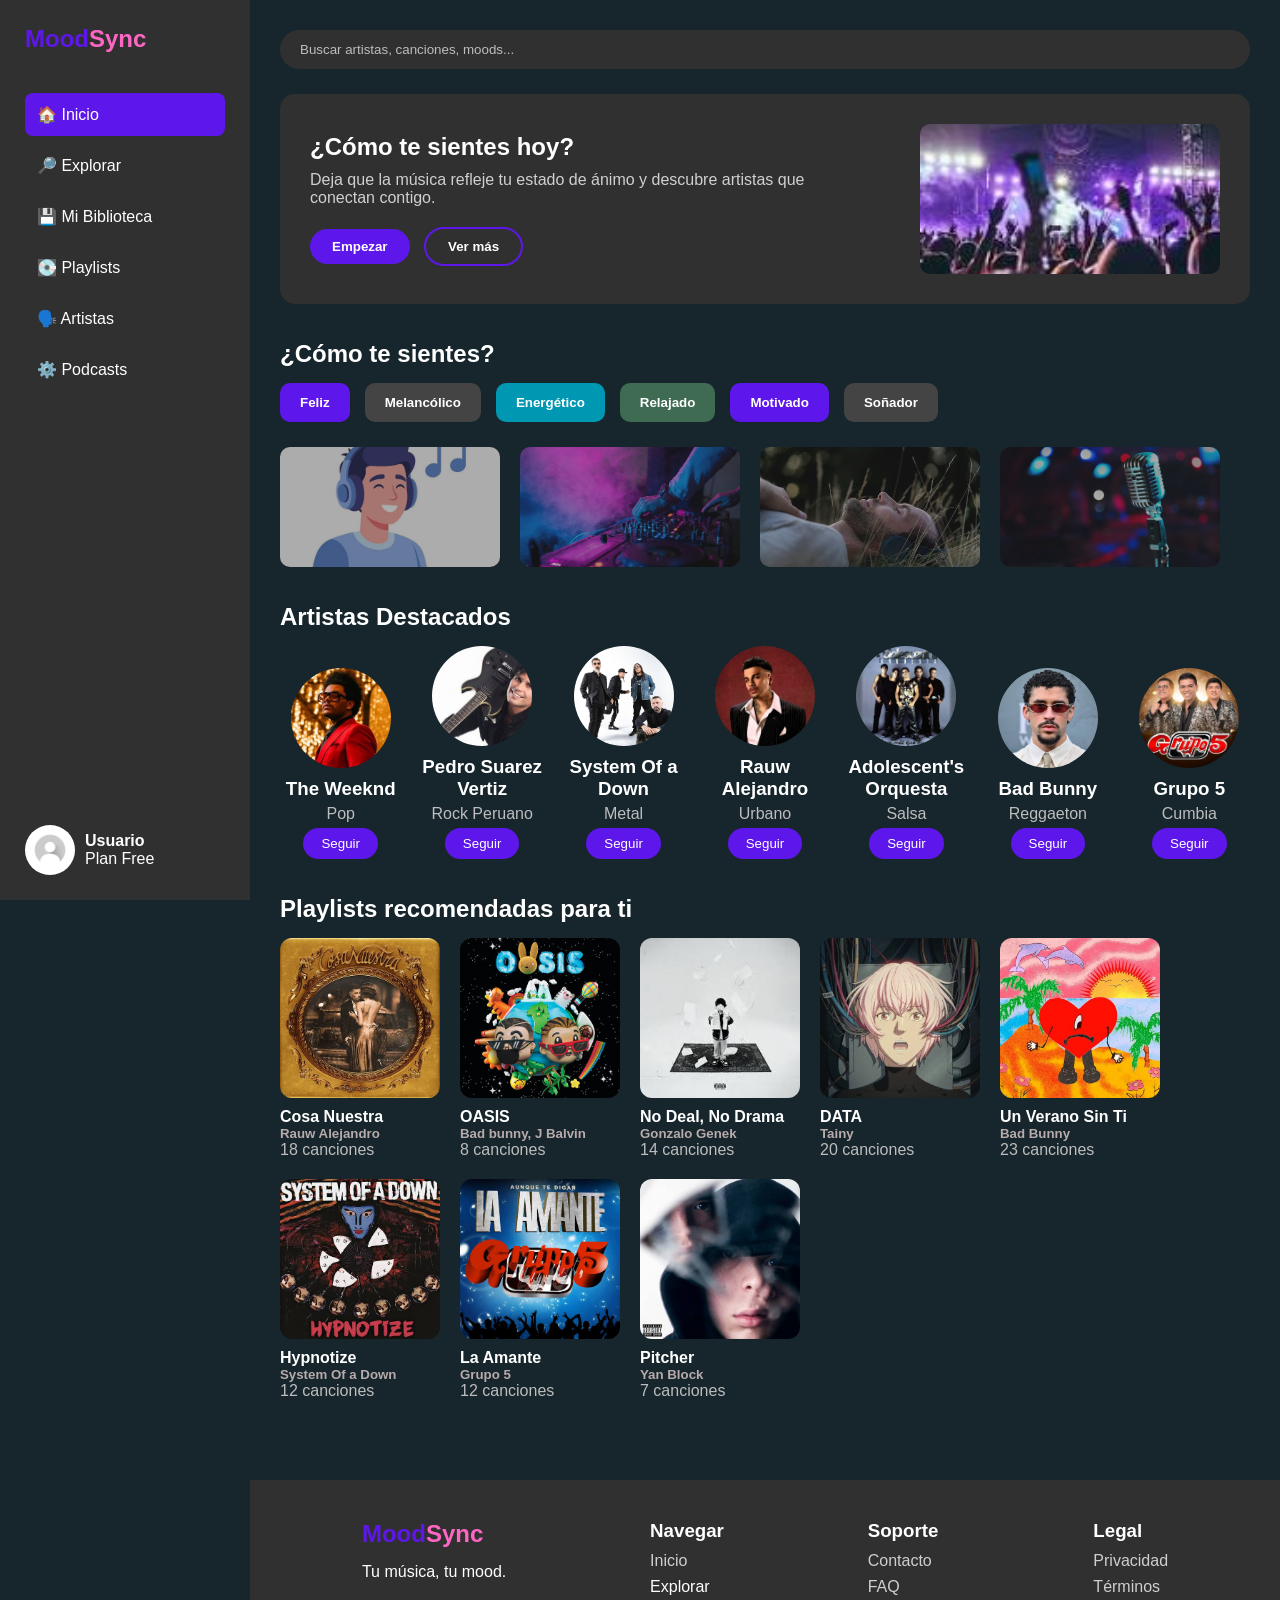
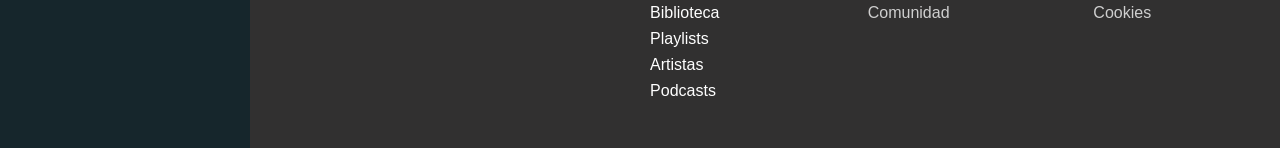
<file: index.html>
<!DOCTYPE html>
<html lang="es">
<head>
    <meta charset="UTF-8">
    <meta name="viewport" content="width=device-width, initial-scale=1.0">
    <title>Mood Sync</title>
    <link rel="stylesheet" href="01_inicio/style.css">
</head>
<body>    
    <!-- Menu -->
    <aside class="menu">
        <h2><span style="color: #5e17eb;">Mood</span><span style="color: #ff66c4;">Sync</span></h2>

        <ul>
        <li class="inicio">🏠 Inicio</li>
        <a href="02_explorar/index.html"><li >🔎 Explorar</li></a>
        <a href="03_biblioteca/index.html"><li>💾 Mi Biblioteca</li></a>
        <a href="04_playlists/index.html"><li>💽 Playlists</li></a>
        <a href="05_artistas/index.html"><li>🗣️ Artistas</li></a>
        <a href="06_podcasts/index.html"><li>⚙️ Podcasts</li></a>
        </ul>

        <div class="usuario">
            <div class="foto">
                <img src="01_inicio/imagenes/icono.jpg" alt="Foto de usuario">
            </div>
                <div>
                <h4>Usuario</h4>
                <p>Plan Free</p>
                </div>
        </div>
    </aside>

    <!-- Contenido -->
    <main class="contenido">
        <input type="text" placeholder="Buscar artistas, canciones, moods..." class="buscador">
        <!-- Banner -->
        <section class="banner">
            <div>
                <h1>¿Cómo te sientes hoy?</h1>
                <p>
                Deja que la música refleje tu estado de ánimo y descubre artistas que conectan contigo.        
                </p>
                <button>Empezar</button>
                <button class="secundario">Ver más</button>
            </div>

            <div class="imagen-banner">
                <img src="01_inicio/imagenes/Como te sientes hoy.jpg" alt="Festival">
            </div>
        </section>

        <br><br>

        <!-- Mood -->
        <section>
            <h2>¿Cómo te sientes?</h2>

            <div class="moods">
                <button class="feliz">Feliz</button>
                <button class="melancolico">Melancólico</button>
                <button class="energetico">Energético</button>
                <button class="relajado">Relajado</button>
                <button class="motivado">Motivado</button>
                <button class="sonador">Soñador</button>
            </div>
        </section>

        <!-- Cards -->
        <section class="cards">
            <div class="card"><img src="01_inicio/imagenes/feliz.jpg" alt="Mood 1"></div>
            <div class="card"><img src="01_inicio/imagenes/energico.jpg" alt="Mood 2"></div>
            <div class="card"><img src="01_inicio/imagenes/relajado.jpg" alt="Mood 3"></div>
            <div class="card"><img src="01_inicio/imagenes/soñador.jpg" alt="Mood 4"></div>
        </section>

        <br><br>

        <!-- Artistas -->
        <section>
            <h2>Artistas Destacados</h2>

            <div class="artistas">

                <div class="artista">
                    <div class="circulo"><img src="01_inicio/imagenes/The Weeknd.jpg" alt="The Weeknd"></div>
                    <h3>The Weeknd</h3>
                    <p>Pop</p>
                    <button>Seguir</button>
                </div>
                <div class="artista">
                    <div class="circulo"><img src="01_inicio/imagenes/PedroSV.jpg" alt="PedroSV"></div>
                    <h3>Pedro Suarez Vertiz</h3>
                    <p>Rock Peruano</p>
                    <button>Seguir</button>
                </div>
                <div class="artista">
                    <div class="circulo"><img src="01_inicio/imagenes/SOAD.jpg" alt="SOAD"></div>
                    <h3>System Of a Down</h3>
                    <p>Metal</p>
                    <button>Seguir</button>
                </div>
                <div class="artista">
                    <div class="circulo"><img src="01_inicio/imagenes/Rauw.jpg" alt="Rauw"></div>
                    <h3>Rauw Alejandro</h3>
                    <p>Urbano</p>
                    <button>Seguir</button>
                </div>
                <div class="artista">
                    <div class="circulo"><img src="01_inicio/imagenes/Adolescent's Orquesta.jpg" alt="Adolescent's Orquesta"></div>
                    <h3>Adolescent's Orquesta</h3>
                    <p>Salsa</p>
                    <button>Seguir</button>
                </div>
                <div class="artista">
                    <div class="circulo"><img src="01_inicio/imagenes/Bad Bunny.jpg" alt="Bad Bunny"></div>
                    <h3>Bad Bunny</h3>
                    <p>Reggaeton</p>
                    <button>Seguir</button>
                </div>
                <div class="artista">
                    <div class="circulo"><img src="01_inicio/imagenes/Grupo 5.jpg" alt="Grupo 5"></div>
                    <h3>Grupo 5</h3>
                    <p>Cumbia</p>
                    <button>Seguir</button>
                </div>
            </div>
        </section>

        <br><br>

        <!-- Playlists -->
        <section>
            <h2>Playlists recomendadas para ti</h2>

            <div class="playlists">
                <div class="playlist">
                    <div class="portada"><img src="01_inicio/imagenes/Cosa Nuestra.jpg" alt="Cosa Nuestra"></div>
                    <h4>Cosa Nuestra</h4>
                    <h5>Rauw Alejandro</h5>
                    <p>18 canciones</p>
                </div>

                <div class="playlist">
                    <div class="portada"><img src="01_inicio/imagenes/OASIS.jpg" alt="OASIS"></div>
                    <h4>OASIS</h4>
                    <h5>Bad bunny, J Balvin</h5>
                    <p>8 canciones</p>
                </div>

                <div class="playlist">
                    <div class="portada"><img src="01_inicio/imagenes/No Deal.jpg" alt="No Deal"></div>
                    <h4>No Deal, No Drama</h4>
                    <h5>Gonzalo Genek</h5>
                    <p>14 canciones</p>
                </div>

                <div class="playlist">
                    <div class="portada"><img src="01_inicio/imagenes/DATA.jpg" alt="DATA"></div>
                    <h4>DATA</h4>
                    <h5>Tainy</h5>
                    <p>20 canciones</p>
                </div>

                <div class="playlist">
                    <div class="portada"><img src="01_inicio/imagenes/UVST.jpg" alt="UVST"></div>
                    <h4>Un Verano Sin Ti</h4>
                    <h5>Bad Bunny</h5>
                    <p>23 canciones</p>
                </div>

                <div class="playlist">
                    <div class="portada"><img src="01_inicio/imagenes/Hypnotize.jpg" alt="Hypnotize"></div>
                    <h4>Hypnotize</h4>
                    <h5>System Of a Down</h5>
                    <p>12 canciones</p>
                </div>

                <div class="playlist">
                    <div class="portada"><img src="01_inicio/imagenes/La amante.jpg" alt="La amante"></div>
                    <h4>La Amante</h4>
                    <h5>Grupo 5</h5>
                    <p>12 canciones</p>
                </div>

                <div class="playlist">
                    <div class="portada"><img src="01_inicio/imagenes/Pitcher.jpg" alt="Pitcher"></div>
                    <h4>Pitcher</h4>
                    <h5>Yan Block</h5>
                    <p>7 canciones</p>
                </div>
            </div>
        </section>
    </main>

    <!-- Pie de Pagina -->
    <footer class="footer">

        <div class="footer-col">
            <h2><span style="color: #5e17eb;">Mood</span><span style="color: #ff66c4;">Sync</span></h2>
            <p>Tu música, tu mood.</p>
        </div>

        <div class="footer-col">
             <h3>Navegar</h3>
                 <ul>
                    <a href="#"><li>Inicio</li></a>
                    <li><a href="02_explorar/index.html">Explorar</a></li>
                    <li><a href="03_biblioteca/index.html">Biblioteca</a></li>
                    <li><a href="04_playlists/index.html">Playlists</a></li>
                    <li><a href="05_artistas/index.html">Artistas</a></li>
                    <li><a href="06_podcasts/index.html">Podcasts</a></li>
                </ul>
        </div>

        <div class="footer-col">
            <h3>Soporte</h3>
                <ul>
                 <li>Contacto</li>
                 <li>FAQ</li>
                 <li>Comunidad</li>
                </ul>
     </div>

        <div class="footer-col">
            <h3>Legal</h3>
                <ul>
                 <li>Privacidad</li>
                 <li>Términos</li>
                 <li>Cookies</li>
                </ul>
     </div>
    </footer>

</body>
</html>
</file>
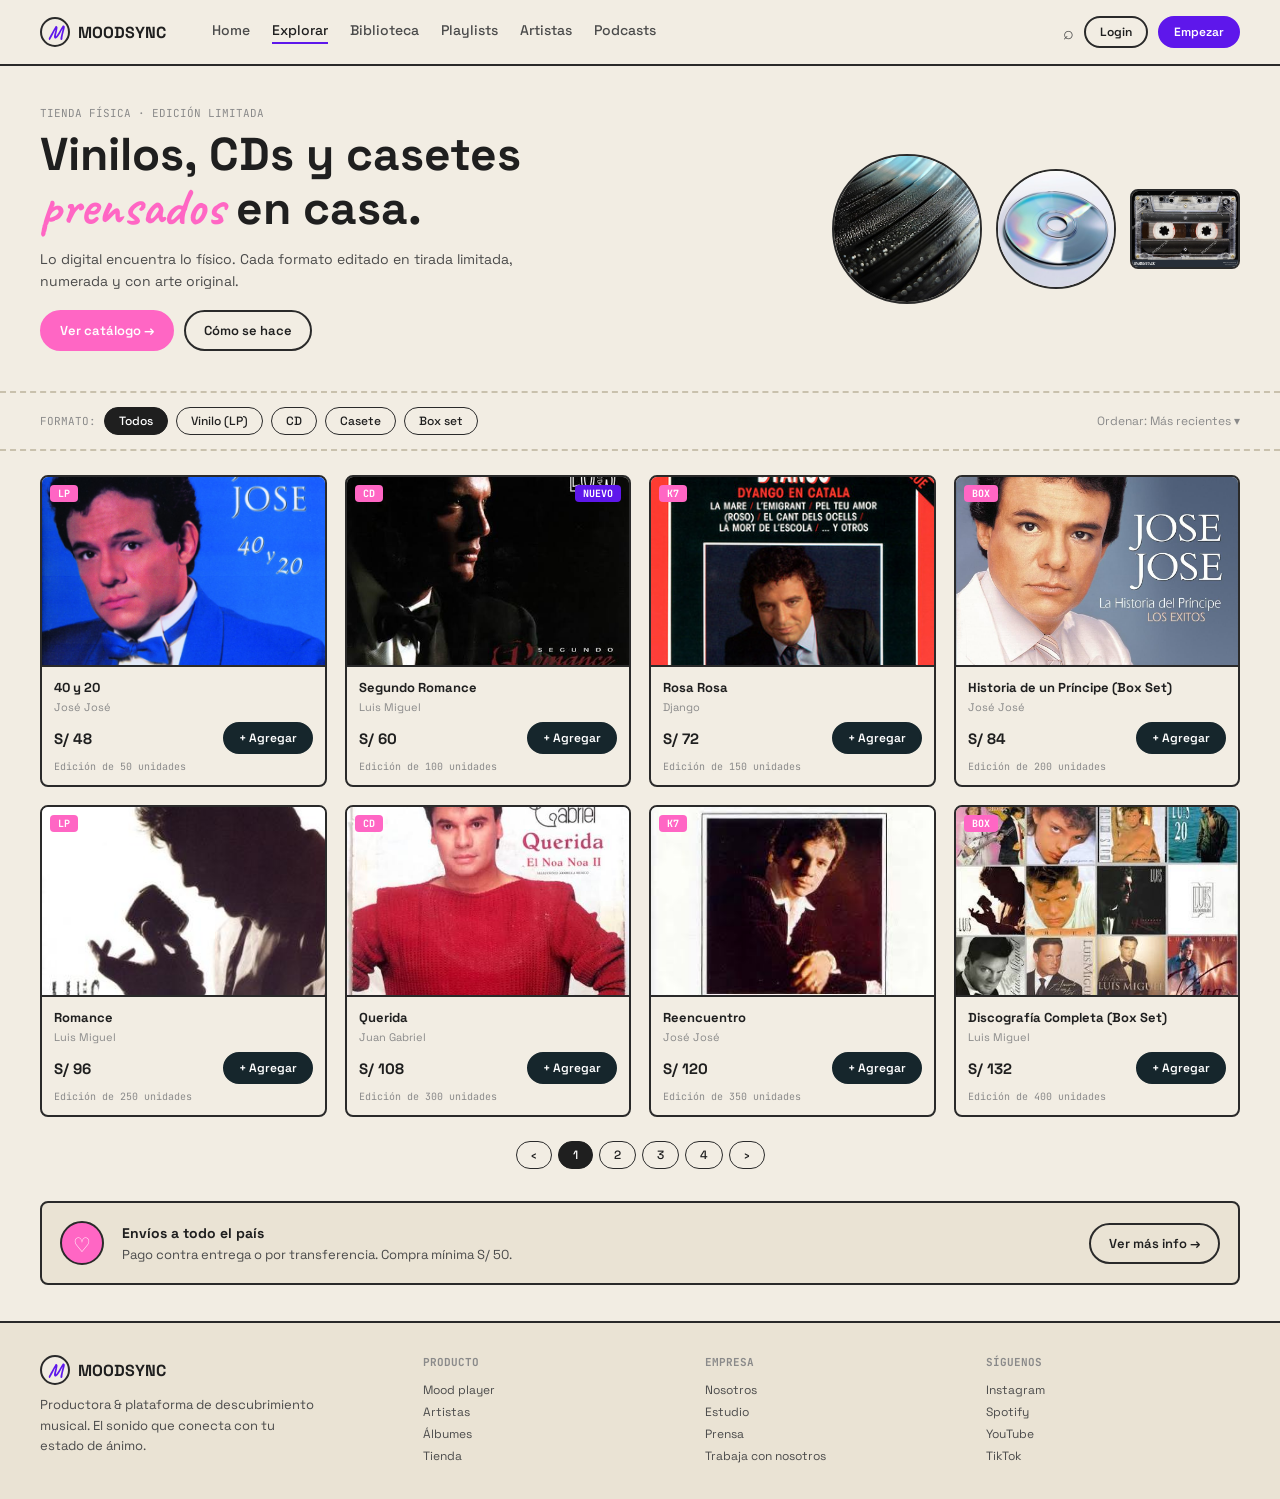
<file: 02_explorar/index.html>
<!DOCTYPE html>
<html lang="es">
<head>
    <meta charset="UTF-8">
    <meta name="viewport" content="width=device-width, initial-scale=1.0">
    <title>MoodSync - Explorar</title>
    <link rel="preconnect" href="https://fonts.googleapis.com">
    <link rel="preconnect" href="https://fonts.gstatic.com" crossorigin>
    <link href="https://fonts.googleapis.com/css2?family=Caveat:wght@500;700&family=JetBrains+Mono:wght@400;500&family=Space+Grotesk:wght@400;500;600;700;800&display=swap" rel="stylesheet">
    <link rel="stylesheet" href="style.css">
</head>
<body>

    <header class="menu">
        <a href="#" class="logo">
            <span class="logo-marca">M</span>
            <span>MOODSYNC</span>
        </a>

        <nav class="enlaces">
            <a href="../index.html">Home</a>
            <a href="#" class="activo">Explorar</a>
            <a href="../03_biblioteca/index.html">Biblioteca</a>
            <a href="../04_playlists/index.html">Playlists</a>
            <a href="../05_artistas/index.html">Artistas</a>
            <a href="../06_podcasts/index.html">Podcasts</a>
        </nav>

        <div class="acciones">
            <span class="icono-buscar">⌕</span>
            <a href="#" class="boton ghost mini">Login</a>
            <a href="#" class="boton morado mini">Empezar</a>
        </div>
    </header>

    <section class="hero">
        <div class="hero-texto">
            <p class="cintillo">TIENDA FÍSICA · EDICIÓN LIMITADA</p>
            <h1>Vinilos, CDs y casetes <span class="manuscrita">prensados</span> en casa.</h1>
            <p class="parrafo">
                Lo digital encuentra lo físico. Cada formato editado en tirada limitada,
                numerada y con arte original.
            </p>
            <div class="hero-botones">
                <a href="#" class="boton rosado">Ver catálogo →</a>
                <a href="#" class="boton ghost">Cómo se hace</a>
            </div>
        </div>

        <div class="hero-discos">
            <img src="imagenes/disco-lp.jpg" alt="Vinilo LP" class="disco lp">
            <img src="imagenes/disco-cd.jpg" alt="CD" class="disco cd">
            <img src="imagenes/disco-k7.jpg" alt="Casete K7" class="disco k7">
        </div>
    </section>

    <section class="filtros">
        <span class="filtros-titulo">FORMATO:</span>
        <a href="#" class="chip activo">Todos</a>
        <a href="#" class="chip">Vinilo (LP)</a>
        <a href="#" class="chip">CD</a>
        <a href="#" class="chip">Casete</a>
        <a href="#" class="chip">Box set</a>
        <span class="filtros-orden">Ordenar: Más recientes ▾</span>
    </section>

    <main class="catalogo">

        <div class="grid">

            <article class="tarjeta">
                <div class="portada">
                    <span class="badge rosado">LP</span>
                    <img src="imagenes/album-1.jpg" alt="40 y 20" class="portada-img">
                </div>
                <div class="tarjeta-info">
                    <h3>40 y 20</h3>
                    <p class="artista">José José</p>
                    <div class="precio-fila">
                        <span class="precio">S/ 48</span>
                        <a href="#" class="boton oscuro mini">+ Agregar</a>
                    </div>
                    <p class="edicion">Edición de 50 unidades</p>
                </div>
            </article>

            <article class="tarjeta">
                <div class="portada">
                    <span class="badge rosado">CD</span>
                    <span class="badge morado derecha">NUEVO</span>
                    <img src="imagenes/album-2.jpg" alt="Segundo Romance" class="portada-img">
                </div>
                <div class="tarjeta-info">
                    <h3>Segundo Romance</h3>
                    <p class="artista">Luis Miguel</p>
                    <div class="precio-fila">
                        <span class="precio">S/ 60</span>
                        <a href="#" class="boton oscuro mini">+ Agregar</a>
                    </div>
                    <p class="edicion">Edición de 100 unidades</p>
                </div>
            </article>

            <article class="tarjeta">
                <div class="portada">
                    <span class="badge rosado">K7</span>
                    <img src="imagenes/album-3.jpg" alt="Rosa Rosa" class="portada-img">
                </div>
                <div class="tarjeta-info">
                    <h3>Rosa Rosa</h3>
                    <p class="artista">Django</p>
                    <div class="precio-fila">
                        <span class="precio">S/ 72</span>
                        <a href="#" class="boton oscuro mini">+ Agregar</a>
                    </div>
                    <p class="edicion">Edición de 150 unidades</p>
                </div>
            </article>

            <article class="tarjeta">
                <div class="portada">
                    <span class="badge rosado">BOX</span>
                    <img src="imagenes/album-4.jpg" alt="Historia de un Príncipe" class="portada-img">
                </div>
                <div class="tarjeta-info">
                    <h3>Historia de un Príncipe (Box Set)</h3>
                    <p class="artista">José José</p>
                    <div class="precio-fila">
                        <span class="precio">S/ 84</span>
                        <a href="#" class="boton oscuro mini">+ Agregar</a>
                    </div>
                    <p class="edicion">Edición de 200 unidades</p>
                </div>
            </article>

            <article class="tarjeta">
                <div class="portada">
                    <span class="badge rosado">LP</span>
                    <img src="imagenes/album-5.jpg" alt="Romance" class="portada-img">
                </div>
                <div class="tarjeta-info">
                    <h3>Romance</h3>
                    <p class="artista">Luis Miguel</p>
                    <div class="precio-fila">
                        <span class="precio">S/ 96</span>
                        <a href="#" class="boton oscuro mini">+ Agregar</a>
                    </div>
                    <p class="edicion">Edición de 250 unidades</p>
                </div>
            </article>

            <article class="tarjeta">
                <div class="portada">
                    <span class="badge rosado">CD</span>
                    <img src="imagenes/album-6.jpg" alt="Querida" class="portada-img">
                </div>
                <div class="tarjeta-info">
                    <h3>Querida</h3>
                    <p class="artista">Juan Gabriel</p>
                    <div class="precio-fila">
                        <span class="precio">S/ 108</span>
                        <a href="#" class="boton oscuro mini">+ Agregar</a>
                    </div>
                    <p class="edicion">Edición de 300 unidades</p>
                </div>
            </article>

            <article class="tarjeta">
                <div class="portada">
                    <span class="badge rosado">K7</span>
                    <img src="imagenes/album-7.jpg" alt="Reencuentro" class="portada-img">
                </div>
                <div class="tarjeta-info">
                    <h3>Reencuentro</h3>
                    <p class="artista">José José</p>
                    <div class="precio-fila">
                        <span class="precio">S/ 120</span>
                        <a href="#" class="boton oscuro mini">+ Agregar</a>
                    </div>
                    <p class="edicion">Edición de 350 unidades</p>
                </div>
            </article>

            <article class="tarjeta">
                <div class="portada">
                    <span class="badge rosado">BOX</span>
                    <img src="imagenes/album-8.jpg" alt="Discografía Completa" class="portada-img">
                </div>
                <div class="tarjeta-info">
                    <h3>Discografía Completa (Box Set)</h3>
                    <p class="artista">Luis Miguel</p>
                    <div class="precio-fila">
                        <span class="precio">S/ 132</span>
                        <a href="#" class="boton oscuro mini">+ Agregar</a>
                    </div>
                    <p class="edicion">Edición de 400 unidades</p>
                </div>
            </article>

        </div>

        <div class="paginacion">
            <a href="#" class="chip">‹</a>
            <a href="#" class="chip activo">1</a>
            <a href="#" class="chip">2</a>
            <a href="#" class="chip">3</a>
            <a href="#" class="chip">4</a>
            <a href="#" class="chip">›</a>
        </div>

    </main>

    <section class="banner-envios">
        <div class="banner-icono">♡</div>
        <div class="banner-texto">
            <h4>Envíos a todo el país</h4>
            <p>Pago contra entrega o por transferencia. Compra mínima S/ 50.</p>
        </div>
        <a href="#" class="boton ghost">Ver más info →</a>
    </section>

    <footer class="footer">
        <div class="footer-col">
            <div class="logo">
                <span class="logo-marca">M</span>
                <span>MOODSYNC</span>
            </div>
            <p class="footer-desc">
                Productora &amp; plataforma de descubrimiento musical.
                El sonido que conecta con tu estado de ánimo.
            </p>
        </div>

        <div class="footer-col">
            <h5>PRODUCTO</h5>
            <ul>
                <li>Mood player</li>
                <li>Artistas</li>
                <li>Álbumes</li>
                <li>Tienda</li>
            </ul>
        </div>

        <div class="footer-col">
            <h5>EMPRESA</h5>
            <ul>
                <li>Nosotros</li>
                <li>Estudio</li>
                <li>Prensa</li>
                <li>Trabaja con nosotros</li>
            </ul>
        </div>

        <div class="footer-col">
            <h5>SÍGUENOS</h5>
            <ul>
                <li>Instagram</li>
                <li>Spotify</li>
                <li>YouTube</li>
                <li>TikTok</li>
            </ul>
        </div>
    </footer>

</body>
</html>
</file>
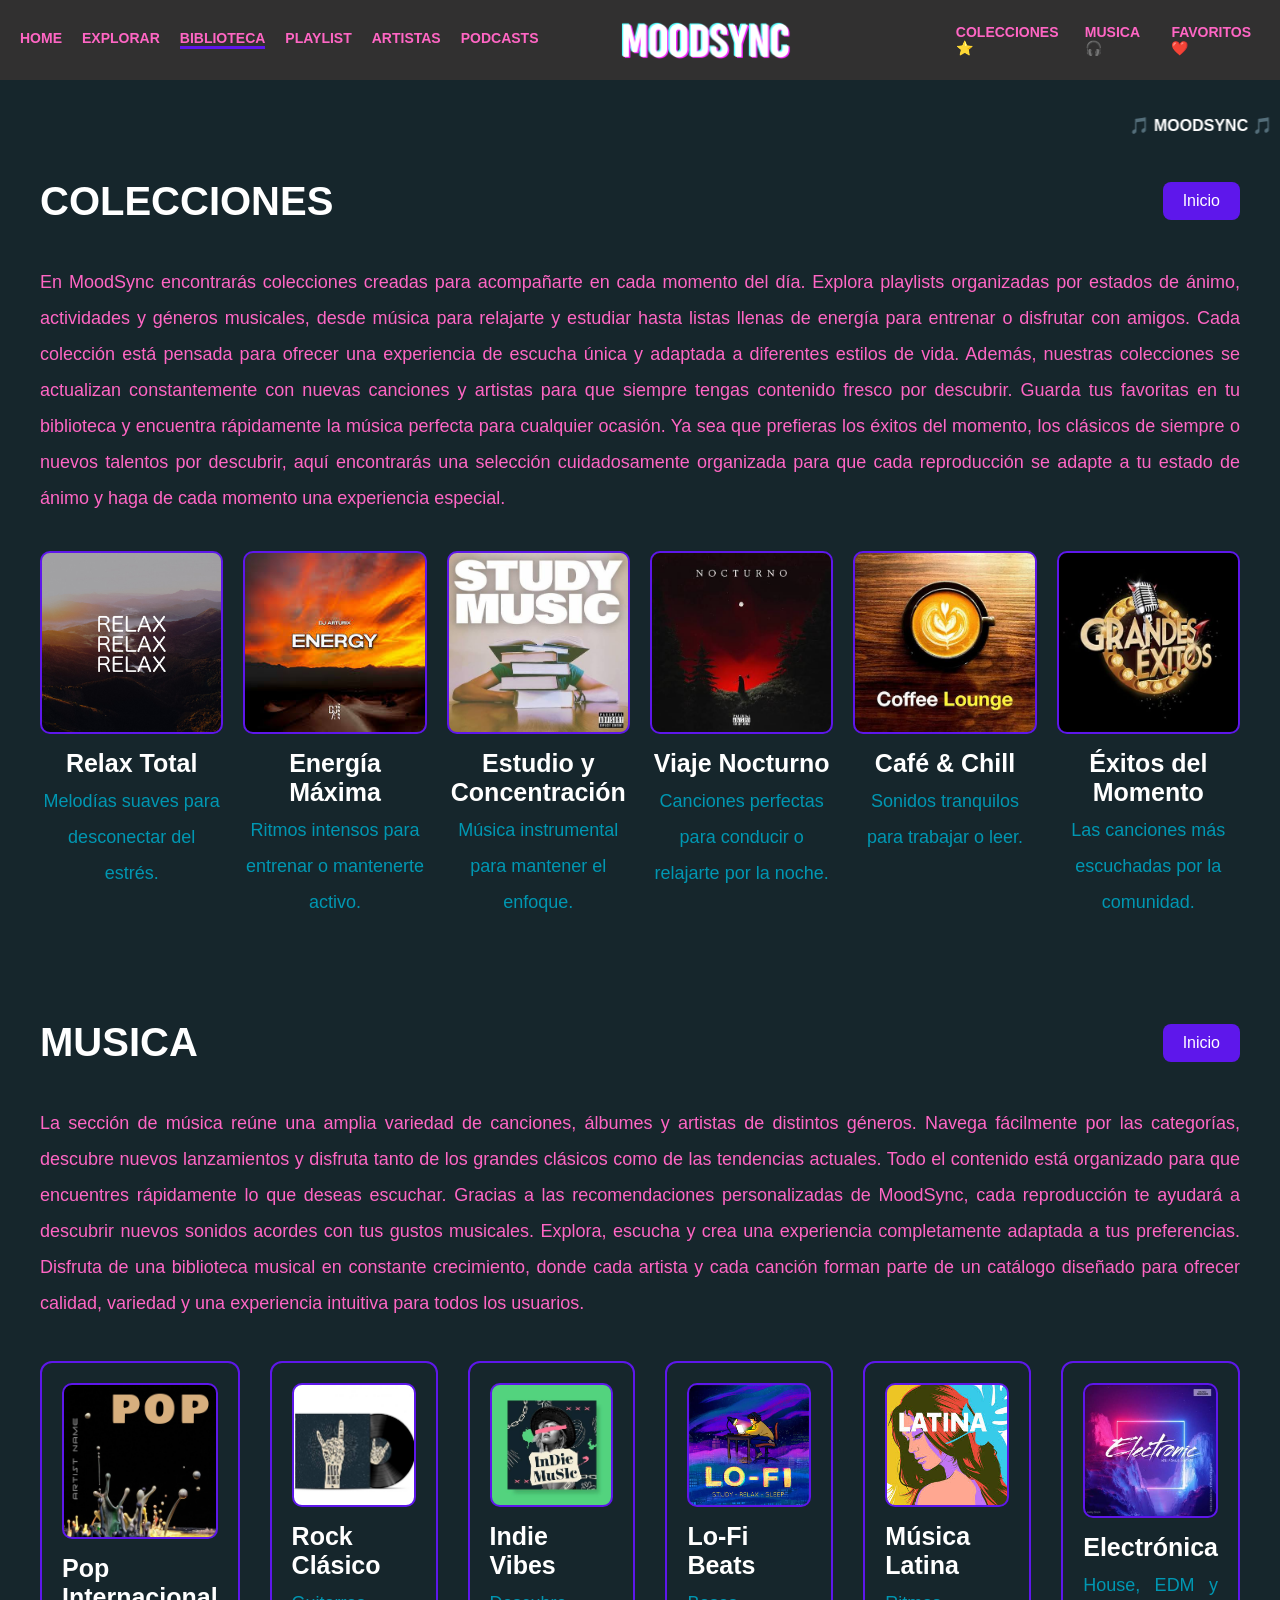
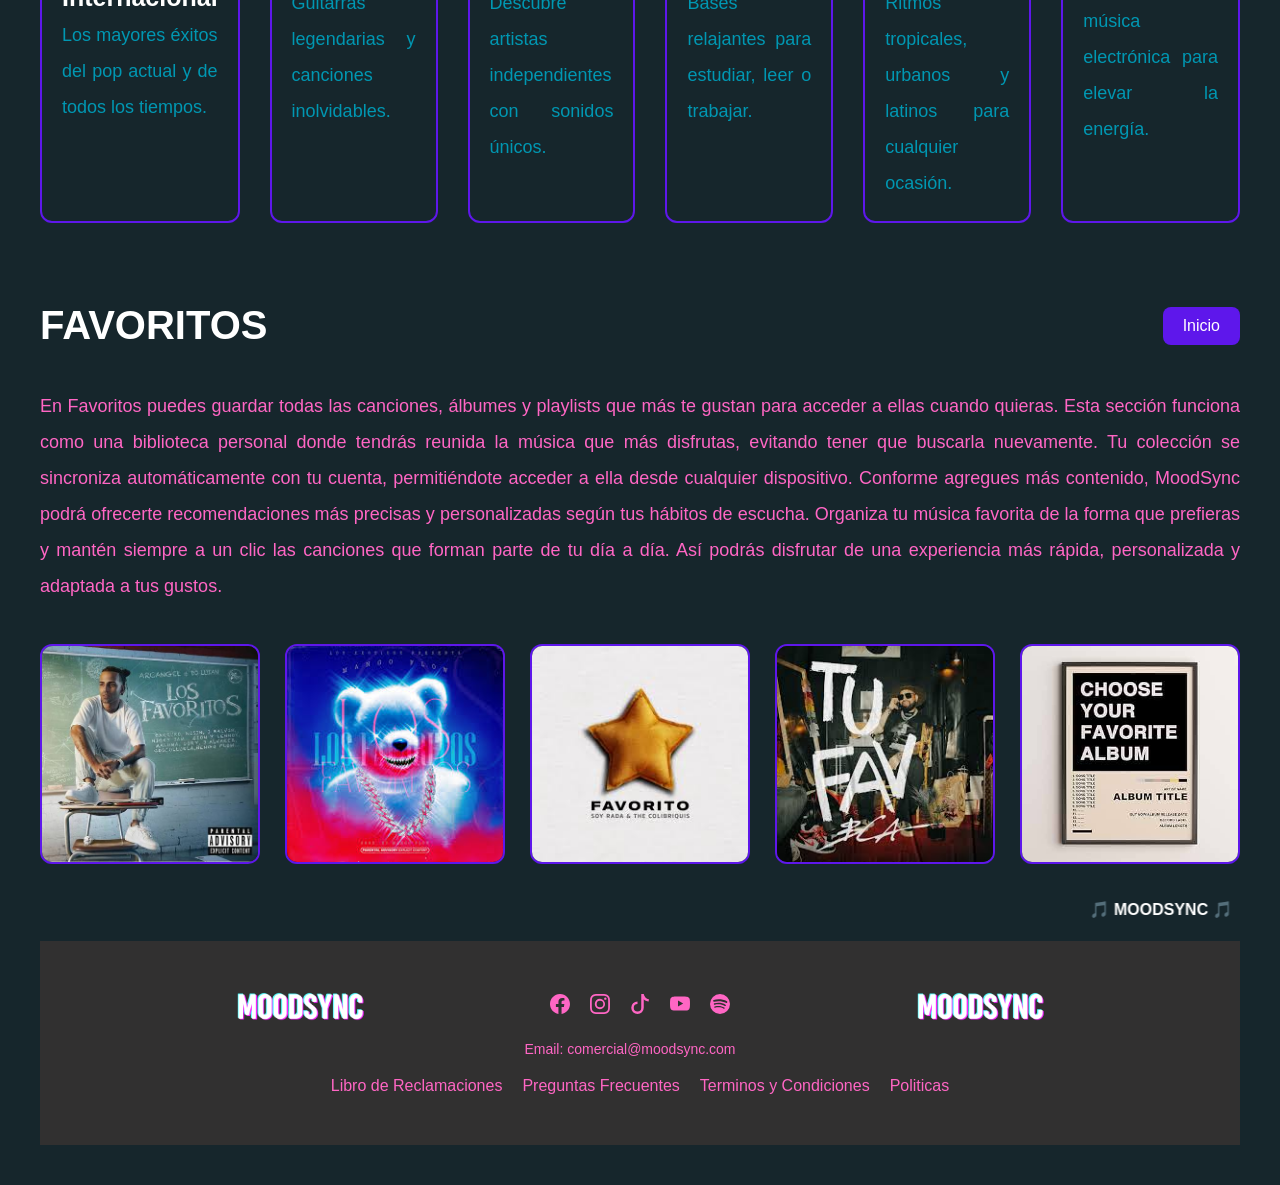
<file: 03_biblioteca/index.html>
<!DOCTYPE html>
<html lang="es">
<head>
    <meta charset="UTF-8">
    <meta name="viewport" content="width=device-width, initial-scale=1.0">
    <title>Moodsync - Biblioteca</title>
    <link rel="stylesheet" href="style.css">
</head>
<body>


     <header class="header">

        <nav id="menuizquierda">
            <a href="../index.html">HOME</a>
            <a href="../02_explorar/index.html">EXPLORAR</a>
            <a id="active" href="../03_biblioteca/index.html">BIBLIOTECA</a>
            <a href="../04_playlists/index.html">PLAYLIST</a>
            <a href="../05_artistas/index.html">ARTISTAS</a>
            <a href="../06_podcasts/index.html">PODCASTS</a>
        </nav>



        <a id="headerlogo" href="../index.html">
           <img src="Imagenes/Logo_Moodsync.png" alt="">
        </a>

        <nav id="menuderecha">
        
        <a href="#colecciones">COLECCIONES ⭐</a>
        <a href="#musica">MUSICA 🎧</a>
        <a href="#favoritos">FAVORITOS ❤️</a>

        </nav>


    </header>

<br>  <br>   

<marquee behavior="scroll" direction="left" scrollamount="10" id="texto">
<div class="banner">
    <div class="texto" id="texto">
        <span>🎵 <strong>MOODSYNC</strong> 🎵</span>
        <span>Tu música, tu estado de ánimo, tu momento</span>
        <span>🎸 Personaliza tu experiencia musical</span>
        <span>🎙️ Siente cada canción</span>
        <span>🎧 Descubre música que conecta contigo</span>
        <span>🎵 <strong>MOODSYNC</strong> 🎵</span>
    </div>
</div>
</marquee>


    <section class="section">

        <div class="section-header">
            <h2 id="colecciones">COLECCIONES</h2>
            <a href="#" class="btn">Inicio</a>
        </div>

        <p>
            En MoodSync encontrarás colecciones creadas para acompañarte en cada momento del día. Explora playlists organizadas por estados de ánimo, actividades y géneros musicales, desde música para relajarte y estudiar hasta listas llenas de energía para entrenar o disfrutar con amigos. Cada colección está pensada para ofrecer una experiencia de escucha única y adaptada a diferentes estilos de vida.

            Además, nuestras colecciones se actualizan constantemente con nuevas canciones y artistas para que siempre tengas contenido fresco por descubrir. Guarda tus favoritas en tu biblioteca y encuentra rápidamente la música perfecta para cualquier ocasión.

            Ya sea que prefieras los éxitos del momento, los clásicos de siempre o nuevos talentos por descubrir, aquí encontrarás una selección cuidadosamente organizada para que cada reproducción se adapte a tu estado de ánimo y haga de cada momento una experiencia especial.
        </p>

        <div class="colecciones-grid">

<div class="card">
    <div class="card-image coleccion1"></div>
    <h3>Relax Total</h3>
    <p>Melodías suaves para desconectar del estrés.</p>
</div>

<div class="card">
    <div class="card-image coleccion2"></div>
    <h3>Energía Máxima</h3>
    <p>Ritmos intensos para entrenar o mantenerte activo.</p>
</div>

<div class="card">
    <div class="card-image coleccion3"></div>
    <h3>Estudio y Concentración</h3>
    <p>Música instrumental para mantener el enfoque.</p>
</div>

<div class="card">
    <div class="card-image coleccion4"></div>
    <h3>Viaje Nocturno</h3>
    <p>Canciones perfectas para conducir o relajarte por la noche.</p>
</div>

<div class="card">
    <div class="card-image coleccion5"></div>
    <h3>Café & Chill</h3>
    <p>Sonidos tranquilos para trabajar o leer.</p>
</div>

<div class="card">
    <div class="card-image coleccion6"></div>
    <h3>Éxitos del Momento</h3>
    <p>Las canciones más escuchadas por la comunidad.</p>
</div>

    </section>

    
    <section class="section">

        <div class="section-header">
            <h2 id="musica">MUSICA</h2>
            <a href="#" class="btn">Inicio</a>
        </div>
        
        <p>
            La sección de música reúne una amplia variedad de canciones, álbumes y artistas de distintos géneros. Navega fácilmente por las categorías, descubre nuevos lanzamientos y disfruta tanto de los grandes clásicos como de las tendencias actuales. Todo el contenido está organizado para que encuentres rápidamente lo que deseas escuchar.

            Gracias a las recomendaciones personalizadas de MoodSync, cada reproducción te ayudará a descubrir nuevos sonidos acordes con tus gustos musicales. Explora, escucha y crea una experiencia completamente adaptada a tus preferencias.

            Disfruta de una biblioteca musical en constante crecimiento, donde cada artista y cada canción forman parte de un catálogo diseñado para ofrecer calidad, variedad y una experiencia intuitiva para todos los usuarios.
        </p>

        <div class="musica-grid">

    <div class="musica-card">
        <div class="musica-image musica1"></div>
        <h3>Pop Internacional</h3>
        <p>Los mayores éxitos del pop actual y de todos los tiempos.</p>
    </div>

    <div class="musica-card">
        <div class="musica-image musica2"></div>
        <h3>Rock Clásico</h3>
        <p>Guitarras legendarias y canciones inolvidables.</p>
    </div>

    <div class="musica-card">
        <div class="musica-image musica3"></div>
        <h3>Indie Vibes</h3>
        <p>Descubre artistas independientes con sonidos únicos.</p>
    </div>

    <div class="musica-card">
        <div class="musica-image musica4"></div>
        <h3>Lo-Fi Beats</h3>
        <p>Bases relajantes para estudiar, leer o trabajar.</p>
    </div>

    <div class="musica-card">
        <div class="musica-image musica5"></div>
        <h3>Música Latina</h3>
        <p>Ritmos tropicales, urbanos y latinos para cualquier ocasión.</p>
    </div>

    <div class="musica-card">
        <div class="musica-image musica6"></div>
        <h3>Electrónica</h3>
        <p>House, EDM y música electrónica para elevar la energía.</p>
    </div>

</div>

    </section>

  
    <section class="section">

        <div class="section-header">
            <h2 id="favoritos">FAVORITOS</h2>
            <a href="#" class="btn">Inicio</a>
        </div>

        <p>
       En Favoritos puedes guardar todas las canciones, álbumes y playlists que más te gustan para acceder a ellas cuando quieras. Esta sección funciona como una biblioteca personal donde tendrás reunida la música que más disfrutas, evitando tener que buscarla nuevamente.

       Tu colección se sincroniza automáticamente con tu cuenta, permitiéndote acceder a ella desde cualquier dispositivo. Conforme agregues más contenido, MoodSync podrá ofrecerte recomendaciones más precisas y personalizadas según tus hábitos de escucha.

       Organiza tu música favorita de la forma que prefieras y mantén siempre a un clic las canciones que forman parte de tu día a día. Así podrás disfrutar de una experiencia más rápida, personalizada y adaptada a tus gustos.
        </p>

<div class="favoritos-grid">

    <div class="collection">
        <img src="Imagenes/fav1.jpg" alt="Auto 1">
    </div>

    <div class="collection">
        <img src="Imagenes/fav2.jpg" alt="Auto 2">
    </div>

    <div class="collection">
        <img src="Imagenes/fav3.jpg" alt="Auto 3">
    </div>

    <div class="collection">
        <img src="Imagenes/fav4.jpg" alt="Auto 4">
    </div>

    <div class="collection">
        <img src="Imagenes/fav5.jpg" alt="Auto 5">
    </div>

</div>

<br><br>

<marquee behavior="scroll" direction="left" scrollamount="10" id="texto">
<div class="banner">
    <div class="texto" id="texto">
        <span>🎵 <strong>MOODSYNC</strong> 🎵</span>
        <span>Tu música, tu estado de ánimo, tu momento</span>
        <span>🎸 Personaliza tu experiencia musical</span>
        <span>🎙️ Siente cada canción</span>
        <span>🎧 Descubre música que conecta contigo</span>
        <span>🎵 <strong>MOODSYNC</strong> 🎵</span>
    </div>
</div>
</marquee>

<br><br>
    <footer class="footer">

        <div class="footer-logos">

            <div class="footer-logo">
                <a href="../index.html">
                   <img src="Imagenes/Logo_Moodsync.png" alt="">
                </a>
            </div>

             <div class="footer-redes">

                <a href="https://www.facebook.com/" target="_blank">
                    <svg xmlns="http://www.w3.org/2000/svg" width="" height="" fill="currentColor" class="bi bi-facebook" viewBox="0 0 16 16">
                    <path d="M16 8.049c0-4.446-3.582-8.05-8-8.05C3.58 0-.002 3.603-.002 8.05c0 4.017 2.926 7.347 6.75 7.951v-5.625h-2.03V8.05H6.75V6.275c0-2.017 1.195-3.131 3.022-3.131.876 0 1.791.157 1.791.157v1.98h-1.009c-.993 0-1.303.621-1.303 1.258v1.51h2.218l-.354 2.326H9.25V16c3.824-.604 6.75-3.934 6.75-7.951"/>
                    </svg>
                </a>

                <a href="https://www.instagram.com/" target="_blank">
                    <svg xmlns="http://www.w3.org/2000/svg" width="" height="" fill="currentColor" class="bi bi-instagram" viewBox="0 0 16 16">
                    <path d="M8 0C5.829 0 5.556.01 4.703.048 3.85.088 3.269.222 2.76.42a3.9 3.9 0 0 0-1.417.923A3.9 3.9 0 0 0 .42 2.76C.222 3.268.087 3.85.048 4.7.01 5.555 0 5.827 0 8.001c0 2.172.01 2.444.048 3.297.04.852.174 1.433.372 1.942.205.526.478.972.923 1.417.444.445.89.719 1.416.923.51.198 1.09.333 1.942.372C5.555 15.99 5.827 16 8 16s2.444-.01 3.298-.048c.851-.04 1.434-.174 1.943-.372a3.9 3.9 0 0 0 1.416-.923c.445-.445.718-.891.923-1.417.197-.509.332-1.09.372-1.942C15.99 10.445 16 10.173 16 8s-.01-2.445-.048-3.299c-.04-.851-.175-1.433-.372-1.941a3.9 3.9 0 0 0-.923-1.417A3.9 3.9 0 0 0 13.24.42c-.51-.198-1.092-.333-1.943-.372C10.443.01 10.172 0 7.998 0zm-.717 1.442h.718c2.136 0 2.389.007 3.232.046.78.035 1.204.166 1.486.275.373.145.64.319.92.599s.453.546.598.92c.11.281.24.705.275 1.485.039.843.047 1.096.047 3.231s-.008 2.389-.047 3.232c-.035.78-.166 1.203-.275 1.485a2.5 2.5 0 0 1-.599.919c-.28.28-.546.453-.92.598-.28.11-.704.24-1.485.276-.843.038-1.096.047-3.232.047s-2.39-.009-3.233-.047c-.78-.036-1.203-.166-1.485-.276a2.5 2.5 0 0 1-.92-.598 2.5 2.5 0 0 1-.6-.92c-.109-.281-.24-.705-.275-1.485-.038-.843-.046-1.096-.046-3.233s.008-2.388.046-3.231c.036-.78.166-1.204.276-1.486.145-.373.319-.64.599-.92s.546-.453.92-.598c.282-.11.705-.24 1.485-.276.738-.034 1.024-.044 2.515-.045zm4.988 1.328a.96.96 0 1 0 0 1.92.96.96 0 0 0 0-1.92m-4.27 1.122a4.109 4.109 0 1 0 0 8.217 4.109 4.109 0 0 0 0-8.217m0 1.441a2.667 2.667 0 1 1 0 5.334 2.667 2.667 0 0 1 0-5.334"/>
                    </svg>
                </a>

                <a href="https://www.tiktok.com/" target="_blank">
                    <svg xmlns="http://www.w3.org/2000/svg" width="" height="" fill="currentColor" class="bi bi-tiktok" viewBox="0 0 16 16">
                    <path d="M9 0h1.98c.144.715.54 1.617 1.235 2.512C12.895 3.389 13.797 4 15 4v2c-1.753 0-3.07-.814-4-1.829V11a5 5 0 1 1-5-5v2a3 3 0 1 0 3 3z"/>
                    </svg>
                </a>

                <a href="https://www.youtube.com/" target="_blank">
                    <svg xmlns="http://www.w3.org/2000/svg" width="" height="" fill="currentColor" class="bi bi-youtube" viewBox="0 0 16 16">
                    <path d="M8.051 1.999h.089c.822.003 4.987.033 6.11.335a2.01 2.01 0 0 1 1.415 1.42c.101.38.172.883.22 1.402l.01.104.022.26.008.104c.065.914.073 1.77.074 1.957v.075c-.001.194-.01 1.108-.082 2.06l-.008.105-.009.104c-.05.572-.124 1.14-.235 1.558a2.01 2.01 0 0 1-1.415 1.42c-1.16.312-5.569.334-6.18.335h-.142c-.309 0-1.587-.006-2.927-.052l-.17-.006-.087-.004-.171-.007-.171-.007c-1.11-.049-2.167-.128-2.654-.26a2.01 2.01 0 0 1-1.415-1.419c-.111-.417-.185-.986-.235-1.558L.09 9.82l-.008-.104A31 31 0 0 1 0 7.68v-.123c.002-.215.01-.958.064-1.778l.007-.103.003-.052.008-.104.022-.26.01-.104c.048-.519.119-1.023.22-1.402a2.01 2.01 0 0 1 1.415-1.42c.487-.13 1.544-.21 2.654-.26l.17-.007.172-.006.086-.003.171-.007A100 100 0 0 1 7.858 2zM6.4 5.209v4.818l4.157-2.408z"/>
                    </svg>
                </a>

                <a href="https://www.spotify.com/" target="_blank">
                    <svg xmlns="http://www.w3.org/2000/svg" width="" height="" fill="currentColor" class="bi bi-spotify" viewBox="0 0 16 16">
                    <path d="M8 0a8 8 0 1 0 0 16A8 8 0 0 0 8 0m3.669 11.538a.5.5 0 0 1-.686.165c-1.879-1.147-4.243-1.407-7.028-.77a.499.499 0 0 1-.222-.973c3.048-.696 5.662-.397 7.77.892a.5.5 0 0 1 .166.686m.979-2.178a.624.624 0 0 1-.858.205c-2.15-1.321-5.428-1.704-7.972-.932a.625.625 0 0 1-.362-1.194c2.905-.881 6.517-.454 8.986 1.063a.624.624 0 0 1 .206.858m.084-2.268C10.154 5.56 5.9 5.419 3.438 6.166a.748.748 0 1 1-.434-1.432c2.825-.857 7.523-.692 10.492 1.07a.747.747 0 1 1-.764 1.288"/>
                    </svg>
                </a>
            </div>


            <div class="footer-logo">
                <a href="../index.html">
                   <img src="Imagenes/Logo_Moodsync.png" alt="">    
                </a>
                
            </div>

        </div>

        <div class="footer-info">

            <a href="mailto:comercial@moodsync.com" title="escribenos por correo para mas detalle">Email: comercial@moodsync.com</a><br>

        </div>

        <div class="footer-links">
                <a href="">Libro de Reclamaciones</a>
                <a href="">Preguntas Frecuentes</a>
                <a href="">Terminos y Condiciones</a>
                <a href="">Politicas</a>
            </div>

    </footer>

</body>
</html>
</file>
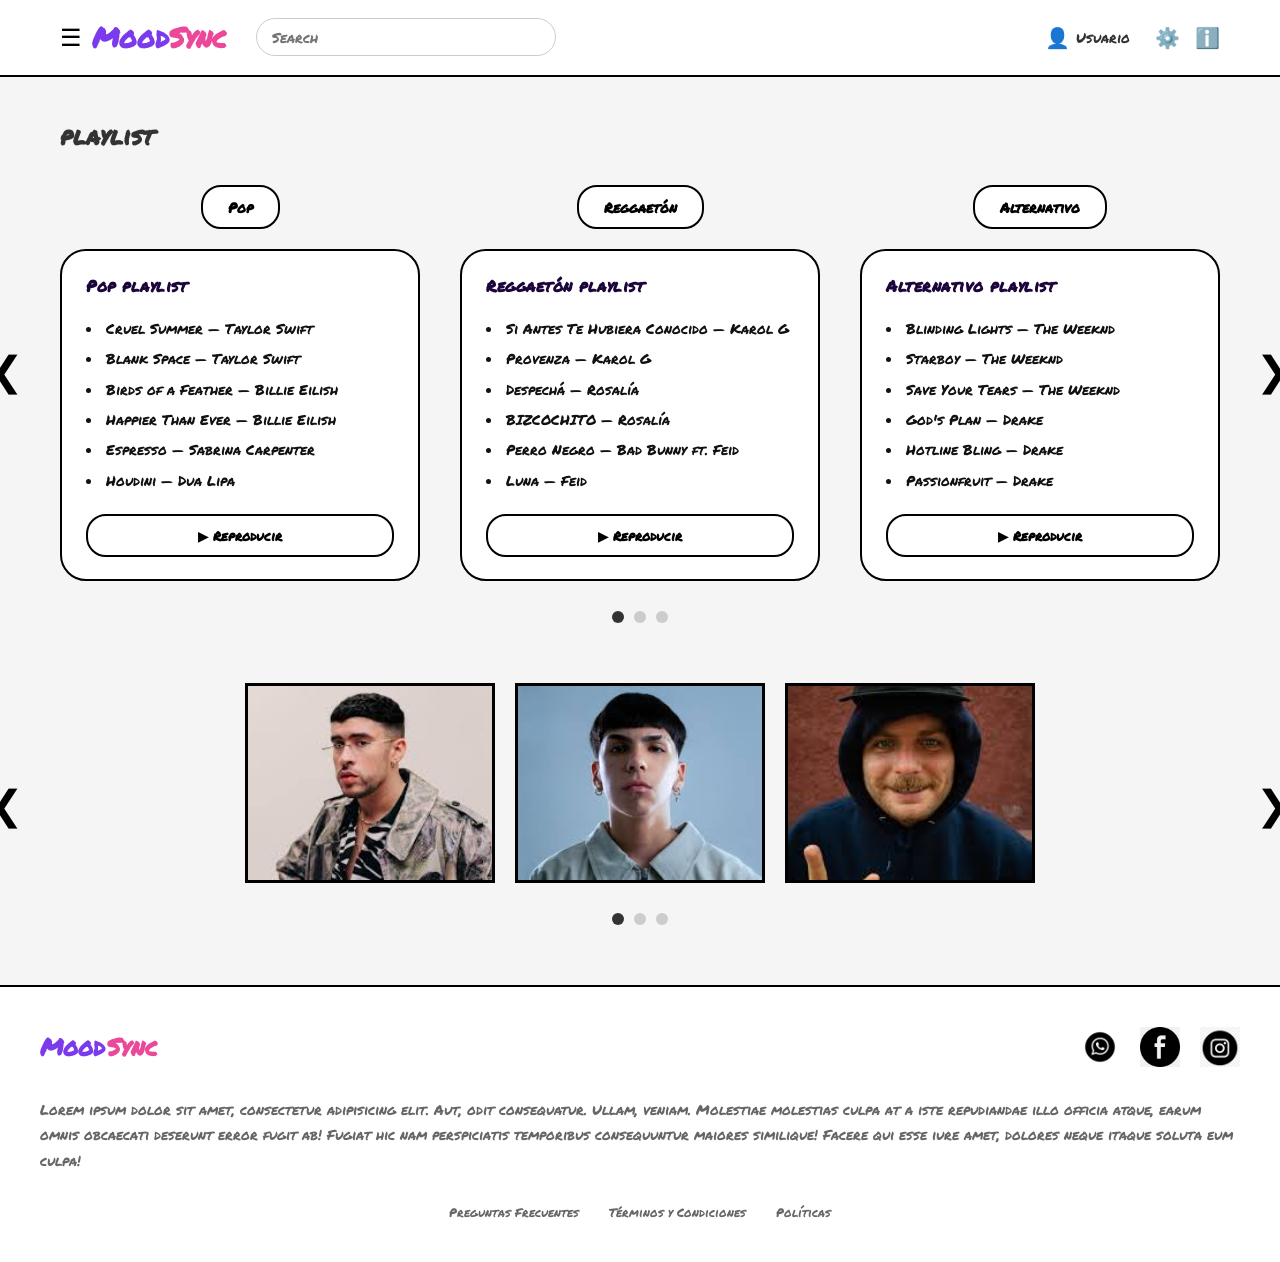
<file: 04_playlists/index.html>
<!DOCTYPE html>
<html lang="es">
<head>
    <meta charset="UTF-8">
    <meta name="viewport" content="width=device-width, initial-scale=1.0">
    <title>Playlist - MOODSYNC</title>
    <link rel="stylesheet" href="style.css">
</head>
<body>
    <header class="header">
        <div class="header-container">
            <div class="logo-section">
                <button class="menu-btn">☰</button>
                <h1 class="logo"><a href="../index.html"><span class="mood-text">Mood</span><span class="sync-text">Sync</span></a></h1>
            </div>
            <div class="search-section">
                <input type="text" class="search-input" placeholder="Search">
            </div>
            <div class="user-section">
                <button class="icon-btn user-btn"><span>👤</span><span class="user-label">Usuario</span></button>
                <button class="icon-btn">⚙️</button>
                <button class="icon-btn">ℹ️</button>
            </div>
        </div>
    </header>

    <section class="playlist-section">
        <h2 class="section-title">playlist</h2>
        
        <button class="nav-arrow left-arrow">❮</button>
        
        <div class="playlist-container">
            <div class="playlist-group">
                <button class="category-btn">Pop</button>
                <div class="playlist-list">
                    <h3>Pop playlist</h3>
                    <ul>
                        <li>Cruel Summer — Taylor Swift</li>
                        <li>Blank Space — Taylor Swift</li>
                        <li>Birds of a Feather — Billie Eilish</li>
                        <li>Happier Than Ever — Billie Eilish</li>
                        <li>Espresso — Sabrina Carpenter</li>
                        <li>Houdini — Dua Lipa</li>
                    </ul>
                    <button class="playlist-play-btn">▶ Reproducir</button>
                </div>
            </div>

            <div class="playlist-group">
                <button class="category-btn">Reggaetón</button>
                <div class="playlist-list">
                    <h3>Reggaetón playlist</h3>
                    <ul>
                        <li>Si Antes Te Hubiera Conocido — Karol G</li>
                        <li>Provenza — Karol G</li>
                        <li>Despechá — Rosalía</li>
                        <li>BIZCOCHITO — Rosalía</li>
                        <li>Perro Negro — Bad Bunny ft. Feid</li>
                        <li>Luna — Feid</li>
                    </ul>
                    <button class="playlist-play-btn">▶ Reproducir</button>
                </div>
            </div>

            <div class="playlist-group">
                <button class="category-btn">Alternativo</button>
                <div class="playlist-list">
                    <h3>Alternativo playlist</h3>
                    <ul>
                        <li>Blinding Lights — The Weeknd</li>
                        <li>Starboy — The Weeknd</li>
                        <li>Save Your Tears — The Weeknd</li>
                        <li>God's Plan — Drake</li>
                        <li>Hotline Bling — Drake</li>
                        <li>Passionfruit — Drake</li>
                    </ul>
                    <button class="playlist-play-btn">▶ Reproducir</button>
                </div>
            </div>
        </div>

        <button class="nav-arrow right-arrow">❯</button>

        <div class="dots-navigation">
            <span class="dot active"></span>
            <span class="dot"></span>
            <span class="dot"></span>
        </div>
    </section>

    <section class="content-section">
        <button class="nav-arrow left-arrow">❮</button>
        
        <div class="content-container">
            <div class="content-box">
                <img src="imagenes/bad bunny.jpg" alt="Taylor Swift">
            </div>
            <div class="content-box">
                <img src="imagenes/milo j.jpg" alt="Billie Eilish">
            </div>
            <div class="content-box">
                <img src="imagenes/Mac_demarco.jpg" alt="The Weeknd">
            </div>
        </div>

        <button class="nav-arrow right-arrow">❯</button>

        <div class="dots-navigation">
            <span class="dot active"></span>
            <span class="dot"></span>
            <span class="dot"></span>
        </div>
    </section>

    <footer class="footer">
        <div class="footer-content">
            <h2 class="footer-logo"><span class="mood-text">Mood</span><span class="sync-text">Sync</span></h2>
            
            <div class="social-icons">
                <a href="#" class="social-icon">
                    <img src="imagenes/logo whatsapp.jpg" alt="WhatsApp">
                </a>
                <a href="#" class="social-icon">
                    <img src="imagenes/facebook_logo.png" alt="Facebook">
                </a>
                <a href="#" class="social-icon">
                    <img src="imagenes/instagram_logo.png" alt="Instagram">
                </a>
            </div>
        </div>

        <div class="footer-description">
            <p>Lorem ipsum dolor sit amet, consectetur adipisicing elit. Aut, odit consequatur. Ullam, veniam. Molestiae molestias culpa at a iste repudiandae illo officia atque, earum omnis obcaecati deserunt error fugit ab! Fugiat hic nam perspiciatis temporibus consequuntur maiores similique! Facere qui esse iure amet, dolores neque itaque soluta eum culpa!</p>
        </div>

        <div class="footer-links">
            <a href="#">Preguntas Frecuentes</a>
            <a href="#">Términos y Condiciones</a>
            <a href="#">Políticas</a>
        </div>
    </footer>
</body>
</html>
</file>
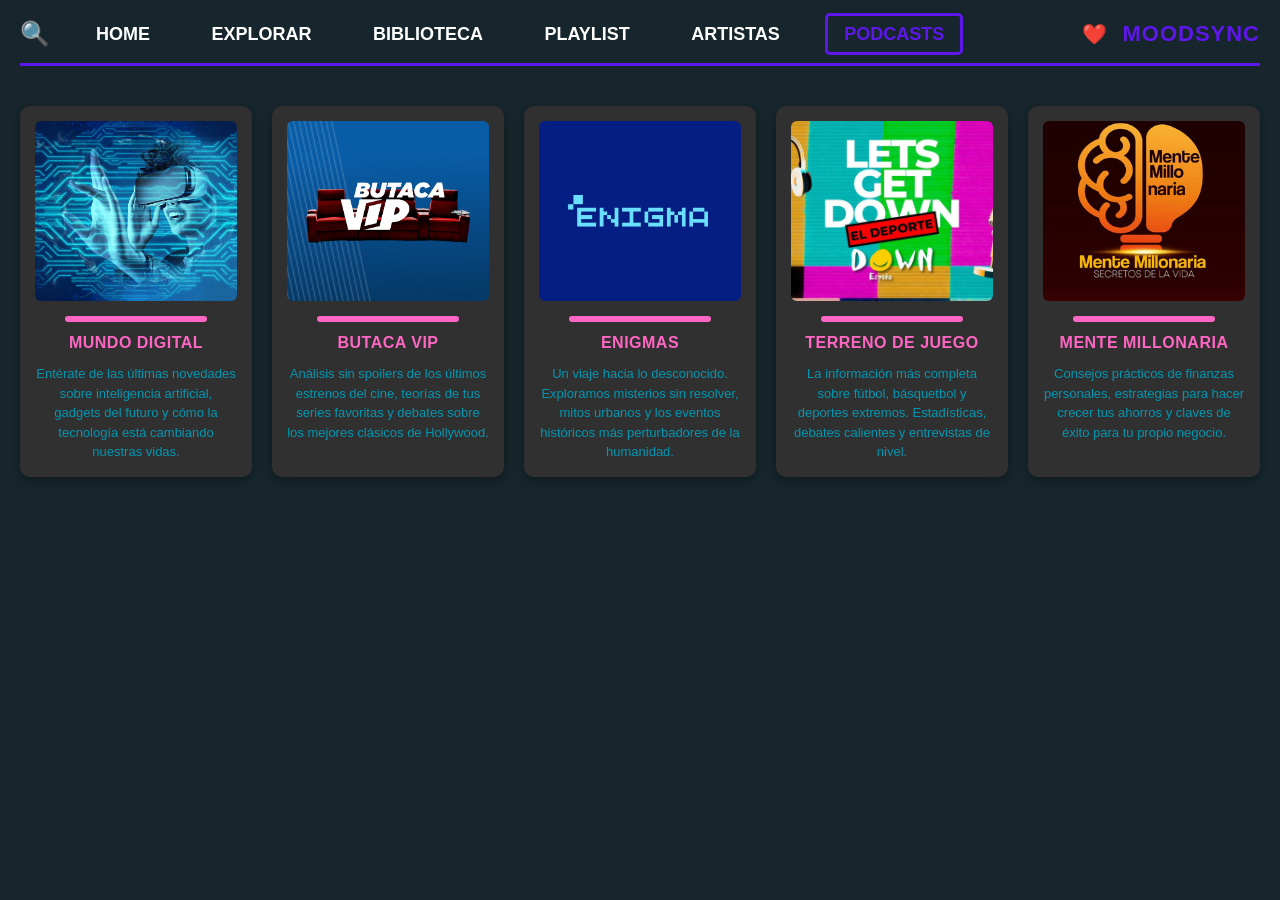
<file: 06_podcasts/index.html>
<!DOCTYPE html>
<html lang="es">
<head>
    <meta charset="UTF-8">
    <meta name="viewport" content="width=device-width, initial-scale=1.0">
    <title>Moodsync - Podcasts Variados</title>
    <link rel="stylesheet" href="style.css">
</head>
<body>

    <header class="navbar">
        <div class="nav-left">
            <span class="search-icon">🔍</span>
            <nav class="nav-links">
                <a href="../index.html">HOME</a>
                <a href="../02_explorar/index.html">EXPLORAR</a>
                <a href="../03_biblioteca/index.html">BIBLIOTECA</a>
                <a href="../04_playlists/index.html">PLAYLIST</a>
                <a href="../05_artistas/index.html">ARTISTAS</a>
                <a href="" class="active">PODCASTS</a>

            </nav>

        </div>
        <div class="nav-right">
            <span class="heart-icon">❤️</span>
            <a href="../index.html"> <span class="logo-text"> MOODSYNC</span> </a>
        </div>
    </header>

    <main class="content-container">
        
        <div class="card">
            <img src="img/mundo.virtual.jpg" alt="Tecnología" class="card-img">
            <div class="color-bar"></div>
            <h3>MUNDO DIGITAL</h3>
            <p>Entérate de las últimas novedades sobre inteligencia artificial, gadgets del futuro y cómo la tecnología está cambiando nuestras vidas.</p>
        </div>

        <div class="card">
            <img src="img/cine.jpg" alt="Cine" class="card-img">
            <div class="color-bar"></div>
            <h3>BUTACA VIP</h3>
            <p>Análisis sin spoilers de los últimos estrenos del cine, teorías de tus series favoritas y debates sobre los mejores clásicos de Hollywood.</p>
        </div>

        <div class="card">
            <img src="img/eni.webp" alt="Misterio" class="card-img">
            <div class="color-bar"></div>
            <h3>ENIGMAS</h3>
            <p>Un viaje hacia lo desconocido. Exploramos misterios sin resolver, mitos urbanos y los eventos históricos más perturbadores de la humanidad.</p>
        </div>

        <div class="card">
            <img src="img/deporte.jpg" alt="Deporte" class="card-img">
            <div class="color-bar"></div>
            <h3>TERRENO DE JUEGO</h3>
            <p>La información más completa sobre fútbol, básquetbol y deportes extremos. Estadísticas, debates calientes y entrevistas de nivel.</p>
        </div>

        <div class="card">
            <img src="img/mente.jpg" alt="Mente Millonaria" class="card-img">
            <div class="color-bar"></div>
            <h3>MENTE MILLONARIA</h3>
            <p>Consejos prácticos de finanzas personales, estrategias para hacer crecer tus ahorros y claves de éxito para tu propio negocio.</p>
        </div>

    </main>

</body>
</html>
</file>
<file: 01_inicio/style.css>
*{
    margin:0;
    padding:0;
    box-sizing:border-box;
    font-family:Arial, Helvetica, sans-serif;
}

body{
    background-color:#16262c;
    color:white;
}

/* MENU */

.menu{
    position:fixed;
    width:250px;
    height:100vh;
    background-color:#313030;
    padding:25px;
}

.menu h2{
    margin-bottom:40px;
}

.menu ul{
    list-style:none;
}



.menu li{
    padding:12px;
    margin:8px 0;
    border-radius:8px;
    cursor:pointer;
    transition:0.3s;
}

.menu li:hover{
    background-color:#3f3f3f;
}

.inicio{
    background-color:#5e17eb;
    
}

.menu a{
    text-decoration:none;
    color:white;
}

.footer-col a{
    text-decoration:none;
    color:white;
}


.usuario{
    position:absolute;
    bottom:25px;
    display:flex;
    align-items:center;
    gap:10px;
}

.foto{
    width:50px;
    height:50px;
    border-radius:50%;
    background-color:#555;
}

.foto img {
    width: 100%;
    height: 100%;
    border-radius: 50%;
    object-fit: cover;
}

/* CONTENIDO */

.contenido{
    margin-left:250px;
    padding:30px;
}

.buscador{
    width:100%;
    padding:12px 20px;
    border:none;
    border-radius:25px;
    background:#313030;
    color:white;
    outline:none;
}

.buscador::placeholder{
    color:#bdbdbd;
}

/* BANNER */

.banner{
    margin-top:25px;
    background-color:#313030;
    border-radius:15px;
    padding:30px;
    display:flex;
    justify-content:space-between;
    align-items:center;
}

.banner h1{
    margin-bottom:10px;
}

.banner p{
    max-width:500px;
    color:#d0d0d0;
}

.banner button{
    margin-top:20px;
    padding:10px 22px;
    border:none;
    border-radius:20px;
    cursor:pointer;
    font-weight:bold;
}

.banner button:first-of-type{
    background:#5e17eb;
    color:white;
}

.secundario{
    background:transparent;
    border:2px solid #5e17eb !important;
    color:white;
    margin-left:10px;
}

.imagen-banner{
    width:300px;
    height:150px;
    background:#16262c;
    border-radius:10px;
    overflow: hidden;
}
.imagen-banner img {
    width: 100%;
    height: 100%;
    object-fit: cover;
}

/* TITULOS */

h2{
    margin-bottom:15px;
}

/* MOODS */

.moods{
    display:flex;
    gap:15px;
    flex-wrap:wrap;
}

.moods button{
    padding:12px 20px;
    border:none;
    border-radius:10px;
    cursor:pointer;
    color:white;
    font-weight:bold;
}

.feliz{
    background:#5e17eb;
}

.melancolico{
    background:#444;
}

.energetico{
    background:#0097b2;
}

.relajado{
    background:#3f6b52;
}

.motivado{
    background:#5e17eb;
}

.sonador{
    background:#444;
}

/* CARDS */
.cards{
    display:flex;
    gap:20px;
    margin-top:25px;
    flex-wrap:wrap;
}

.card{
    width:220px;
    height:120px;
    background:#313030;
    border-radius:10px;
    overflow: hidden;
    position: relative;
}
.card img {
    width: 100%;
    height: 100%;
    object-fit: cover;
    opacity: 0.6;
    transition: 0.3s;
}
.card:hover img {
    opacity: 0.8;
    transform: scale(1.05);
}
.card span {
    position: absolute;
    bottom: 12px;
    left: 12px;
    font-weight: bold;
    text-shadow: 1px 1px 4px rgba(0,0,0,0.8);
}

/* ARTISTAS */

.artistas{
    display:grid;
    grid-template-columns: repeat(7, 1fr);
    justify-content:space-between;
    flex-wrap:wrap;
    gap:20px;
    width: 100%;
}

.artista{
    text-align:center;
    width: 100%; 
    display: flex;
    flex-direction: column;
    align-items: center;
    justify-content: space-between;
}

.circulo{
    width:100px;
    height:100px;
    border-radius:50%;
    background:#313030;
    margin:auto;
    margin-bottom:10px;
    overflow: hidden;
}
.circulo img {
    width: 100%;
    height: 100%;
    object-fit: cover;
}

.artista p{
    color:#bdbdbd;
    margin:5px 0;
}

.artista button{
    padding:8px 18px;
    border:none;
    border-radius:20px;
    background:#5e17eb;
    color:white;
    cursor:pointer;
}

/* PLAYLISTS */

.playlists{
    display:flex;
    gap:20px;
    flex-wrap:wrap;
}

.playlist{
    width:160px;
}

.playlist:hover .portada img {
    transform: translateY(-5px);
}

.playlist h5{
    color:#b8abab;
}

.playlist p{
    color:#bdbdbd;
}

.portada{
    width:160px;
    height:160px;
    background:#313030;
    border-radius:12px;
    margin-bottom:10px;
    overflow: hidden;
}
.portada img {
    width: 100%;
    height: 100%;
    object-fit: cover;
    transition: 0.3s;
}

/* FOOTER */

.footer{
    margin-left:250px;
    margin-top:50px;
    background:#313030;
    padding:40px;
    display:flex;
    justify-content:space-around;
    flex-wrap:wrap;
}

.footer-col h2{
    color:#5e17eb;
}

.footer-col h3{
    margin-bottom:10px;
}

.footer-col ul{
    list-style:none;
}

.footer-col li{
    margin:8px 0;
    color:#cfcfcf;
    cursor:pointer;
}

.footer-col li:hover{
    color:#0097b2;
}

/* SCROLL */

::-webkit-scrollbar{
    width:8px;
}

::-webkit-scrollbar-thumb{
    background:#5e17eb;
    border-radius:10px;
}
</file>
<file: 02_explorar/style.css>
:root {
    --morado: #5e17eb;
    --rosado: #ff66c4;
    --cyan: #0097b2;
    --oscuro: #16262c;

    --papel: #f2ede3;
    --papel-2: #eae3d4;
    --caja: #fbf8f1;
    --caja-2: #e5dfcf;

    --tinta: #1f1f1f;
    --tinta-2: #4b4b4b;
    --tinta-suave: #8a8a8a;
    --linea: #2a2a2a;
    --linea-suave: #c9c1ad;

    --fuente-ui: "Space Grotesk", Arial, sans-serif;
    --fuente-mano: "Caveat", cursive;
    --fuente-mono: "JetBrains Mono", monospace;
}

* {
    margin: 0;
    padding: 0;
    box-sizing: border-box;
    font-family: var(--fuente-ui);
}

body {
    background-color: var(--papel);
    color: var(--tinta);
    min-height: 100vh;
}

.boton {
    display: inline-block;
    padding: 10px 18px;
    border: 2px solid var(--linea);
    border-radius: 24px;
    background-color: var(--papel);
    color: var(--tinta);
    font-weight: 600;
    font-size: 13px;
    text-decoration: none;
    cursor: pointer;
    transition: 0.3s;
}

.boton:hover {
    transform: scale(1.05);
}

.boton.mini {
    padding: 6px 14px;
    font-size: 12px;
}

.boton.morado {
    background-color: var(--morado);
    border-color: var(--morado);
    color: white;
}

.boton.rosado {
    background-color: var(--rosado);
    border-color: var(--rosado);
    color: white;
}

.boton.oscuro {
    background-color: var(--oscuro);
    border-color: var(--oscuro);
    color: white;
}

.boton.ghost {
    background-color: transparent;
}

.logo {
    display: flex;
    align-items: center;
    gap: 8px;
    font-weight: 700;
    font-size: 16px;
    text-decoration: none;
    color: var(--tinta);
}

.logo-marca {
    width: 30px;
    height: 30px;
    border: 2px solid var(--linea);
    border-radius: 50%;
    background-color: var(--papel);
    color: var(--morado);
    font-family: var(--fuente-mano);
    font-size: 20px;
    text-align: center;
    line-height: 28px;
}

.menu {
    position: sticky;
    top: 0;
    display: flex;
    align-items: center;
    gap: 18px;
    padding: 16px 40px;
    background-color: var(--papel);
    border-bottom: 2px solid var(--linea);
}

.enlaces {
    display: flex;
    gap: 22px;
    margin-left: 28px;
}

.enlaces a {
    text-decoration: none;
    color: var(--tinta-2);
    font-size: 14px;
    font-weight: 500;
    padding-bottom: 3px;
}

.enlaces a:hover {
    color: var(--tinta);
}

.enlaces a.activo {
    color: var(--tinta);
    border-bottom: 2px solid var(--morado);
}

.acciones {
    margin-left: auto;
    display: flex;
    align-items: center;
    gap: 10px;
}

.icono-buscar {
    font-size: 18px;
    color: var(--tinta-2);
    cursor: pointer;
}

.hero {
    display: grid;
    grid-template-columns: 1.2fr 1fr;
    gap: 28px;
    align-items: center;
    padding: 40px;
}

.cintillo {
    font-family: var(--fuente-mono);
    font-size: 11px;
    color: var(--tinta-suave);
    margin-bottom: 10px;
}

.hero-texto h1 {
    font-size: 46px;
    font-weight: 800;
    line-height: 1.05;
    margin-bottom: 14px;
}

.manuscrita {
    font-family: var(--fuente-mano);
    font-weight: 700;
    color: var(--rosado);
    font-size: 54px;
}

.parrafo {
    max-width: 520px;
    font-size: 14px;
    line-height: 1.55;
    color: var(--tinta-2);
}

.hero-botones {
    display: flex;
    gap: 10px;
    margin-top: 18px;
}

.hero-discos {
    display: flex;
    justify-content: flex-end;
    align-items: center;
    gap: 14px;
}

.disco {
    border: 2px solid var(--linea);
    object-fit: cover;
    display: block;
}

.disco.lp {
    width: 150px;
    height: 150px;
    border-radius: 50%;
}

.disco.cd {
    width: 120px;
    height: 120px;
    border-radius: 50%;
}

.disco.k7 {
    width: 110px;
    height: 80px;
    border-radius: 8px;
}

.filtros {
    display: flex;
    align-items: center;
    flex-wrap: wrap;
    gap: 8px;
    padding: 14px 40px;
    border-top: 2px dashed var(--linea-suave);
    border-bottom: 2px dashed var(--linea-suave);
}

.filtros-titulo {
    font-family: var(--fuente-mono);
    font-size: 11px;
    color: var(--tinta-suave);
}

.filtros-orden {
    margin-left: auto;
    font-size: 12px;
    color: var(--tinta-suave);
}

.chip {
    display: inline-block;
    padding: 5px 14px;
    border: 1px solid var(--linea);
    border-radius: 16px;
    background-color: var(--papel);
    color: var(--tinta);
    font-size: 12px;
    font-weight: 500;
    text-decoration: none;
    cursor: pointer;
    transition: 0.3s;
}

.chip:hover {
    background-color: var(--papel-2);
}

.chip.activo {
    background-color: var(--tinta);
    border-color: var(--tinta);
    color: white;
}

.catalogo {
    padding: 24px 40px 32px;
}

.grid {
    display: grid;
    grid-template-columns: repeat(4, 1fr);
    gap: 18px;
}

.tarjeta {
    border: 2px solid var(--linea);
    border-radius: 8px;
    background-color: var(--papel);
    overflow: hidden;
    transition: 0.3s;
}

.tarjeta:hover {
    transform: scale(1.03);
    box-shadow: 4px 4px 0 var(--morado);
}

.portada {
    position: relative;
    height: 190px;
    background-color: var(--caja-2);
    border-bottom: 2px solid var(--linea);
    overflow: hidden;
}

.portada-img {
    width: 100%;
    height: 100%;
    object-fit: cover;
    display: block;
}

.badge {
    position: absolute;
    top: 8px;
    left: 8px;
    padding: 2px 8px;
    border-radius: 4px;
    font-family: var(--fuente-mono);
    font-size: 10px;
    font-weight: 700;
    color: white;
}

.badge.rosado {
    background-color: var(--rosado);
}

.badge.morado {
    background-color: var(--morado);
}

.badge.derecha {
    left: auto;
    right: 8px;
}

.tarjeta-info {
    padding: 12px;
}

.tarjeta-info h3 {
    font-size: 13px;
    font-weight: 700;
    margin-bottom: 4px;
}

.artista {
    font-size: 11px;
    color: var(--tinta-suave);
    margin-bottom: 8px;
}

.precio-fila {
    display: flex;
    justify-content: space-between;
    align-items: center;
    margin-bottom: 6px;
}

.precio {
    font-size: 15px;
    font-weight: 800;
}

.edicion {
    font-family: var(--fuente-mono);
    font-size: 10px;
    color: var(--tinta-suave);
}

.paginacion {
    display: flex;
    justify-content: center;
    gap: 6px;
    margin-top: 24px;
}

.paginacion .chip {
    min-width: 32px;
    text-align: center;
}

.banner-envios {
    display: flex;
    align-items: center;
    gap: 18px;
    margin: 0 40px 36px;
    padding: 18px;
    background-color: var(--papel-2);
    border: 2px solid var(--linea);
    border-radius: 8px;
}

.banner-icono {
    width: 44px;
    height: 44px;
    border-radius: 50%;
    border: 2px solid var(--linea);
    background-color: var(--rosado);
    color: white;
    font-size: 20px;
    text-align: center;
    line-height: 44px;
}

.banner-texto {
    flex-grow: 1;
}

.banner-texto h4 {
    font-size: 14px;
    margin-bottom: 4px;
}

.banner-texto p {
    font-size: 13px;
    color: var(--tinta-2);
}

.footer {
    display: grid;
    grid-template-columns: 1.4fr 1fr 1fr 1fr;
    gap: 28px;
    padding: 32px 40px;
    background-color: var(--papel-2);
    border-top: 2px solid var(--linea);
}

.footer-desc {
    max-width: 280px;
    margin-top: 10px;
    font-size: 13px;
    line-height: 1.55;
    color: var(--tinta-2);
}

.footer-col h5 {
    font-family: var(--fuente-mono);
    font-size: 11px;
    color: var(--tinta-suave);
    margin-bottom: 10px;
}

.footer-col ul {
    list-style: none;
}

.footer-col li {
    font-size: 12px;
    color: var(--tinta-2);
    padding: 3px 0;
    cursor: pointer;
}

.footer-col li:hover {
    color: var(--morado);
}

@media (max-width: 900px) {
    .menu {
        flex-wrap: wrap;
    }

    .enlaces {
        margin-left: 0;
    }

    .hero {
        grid-template-columns: 1fr;
    }

    .hero-discos {
        justify-content: flex-start;
        margin-top: 20px;
    }

    .grid {
        grid-template-columns: repeat(2, 1fr);
    }

    .footer {
        grid-template-columns: 1fr 1fr;
    }
}

@media (max-width: 600px) {
    .hero-texto h1 {
        font-size: 34px;
    }

    .manuscrita {
        font-size: 40px;
    }

    .filtros-orden {
        margin-left: 0;
        width: 100%;
    }

    .grid {
        grid-template-columns: 1fr;
    }

    .banner-envios {
        flex-wrap: wrap;
    }

    .footer {
        grid-template-columns: 1fr;
    }
}
</file>
<file: 03_biblioteca/style.css>
*{
  margin: 0;
  padding: 0;
  box-sizing: border-box;
  text-align: justify;
  font-family: Arial, sans-serif;

}

body{
    background-color:#16262c;
    color:white;
}

html{
    scroll-behavior: smooth;
}

header{
  background-color:#313030;
  padding: 20px;
  text-align: center;
  display: flex;
  flex-direction: row;
  align-items: center;
  justify-content: space-between;
}

#active {
  border-bottom: 3px solid #5E17EB;
  color: #5E17EB;
  
}

#menuizquierda a, #menuderecha a{
  color: #FF66C4;
  text-decoration: none;
  font-size: 14px;
  font-weight: bold;
}


#menuizquierda {
  display: flex;
  gap: 20px;
  width: 35%;
  justify-content:left;

  flex-shrink: 1;
  flex-grow: 1;

}

#menuderecha{
  display: flex;
  gap: 20px;
  width: 35%;
  justify-content:right;

  flex-shrink: 1;
  flex-grow: 1;

}

#menuizquierda a:hover, #menuderecha a:hover{
  color: gray;
}

#headerlogo{
  display: flex;
  justify-content: center;
  align-items: center;

  flex-shrink: 1;
  flex-grow: 1;
}

#headerlogo img{
  align-items: center;
  width: 35%;
  height: auto;



}


p{
    margin:20px 0;
    color:#FF66C4;
    line-height:2;
    font-size:18px;    
}




.section{
    width:100%;
    padding:40px ;
}

.section-header{
    display:flex;
    justify-content:space-between;
    align-items:center;
    margin-bottom:40px;
}

.section-header h2{
    font-size:40px;
}

.btn{
    text-decoration:none;
    color:white;
    background:#5E17EB;
    padding:10px 20px;
    border-radius:8px;
}






.colecciones-grid{
    display:grid;
    grid-template-columns:repeat(6, 1fr);
    gap:20px;
}

.card{
    width:100%;
}

.card-image{
    width:100%;
    aspect-ratio:1/1;

    background-size: cover;
    background-position: center;
    background-repeat: no-repeat;

    border:2px solid #5E17EB;
    border-radius:10px;
    margin-top:15px;
}

.coleccion1{
    background-image: url(Imagenes/relaxtotal.jpg);
}

.coleccion2{
    background-image: url(Imagenes/energia.jpg);
}

.coleccion3{
    background-image: url(Imagenes/estudio.jpg);
}

.coleccion4{
    background-image: url(Imagenes/viaje.jpg);
}

.coleccion5{
    background-image: url(Imagenes/cafe.jpg);
}

.coleccion6{
    background-image: url(Imagenes/exitos.jpg);
}

.card h3{
    font-size:25px;
    font-weight:bold;
    margin-top:15px;
    text-align:center;
}

.card p{
    margin-top:5px;
    color:#0097B2;
    font-size:18px;
    text-align:center;
}







.musica-grid{
    display:grid;
    grid-template-columns:repeat(6, 1fr);
    gap:30px;
}

.musica-card{
    border:2px solid #5E17EB;
    padding:20px;
    border-radius:12px;
    margin-top:20px;
}

.musica-image{
    width:100%;
    aspect-ratio:1/1;

    background-size:cover;
    background-position:center;
    background-repeat:no-repeat;

    border:2px solid #5E17EB;
    border-radius:10px;
    margin-bottom:15px;
}

.musica1{
    background-image:url("Imagenes/pop.jpg");
}

.musica2{
    background-image:url("Imagenes/rock.jpg");
}

.musica3{
    background-image:url("Imagenes/indie.jpg");
}

.musica4{
    background-image:url("Imagenes/lofi.jpg");
}

.musica5{
    background-image:url("Imagenes/latina.jpg");
}

.musica6{
    background-image:url("Imagenes/electronica.jpg");
}

.musica-card h3{
    font-size:25px;
    font-weight:bold;
    margin-top:15px;
}

.musica-card p{
    margin-top:5px;
    color:#0097B2;
    font-size:18px;
    margin-bottom:0px;
}











.favoritos-grid{
    display:grid;
    grid-template-columns:repeat(5, 1fr);
    gap:25px;
}

.collection{
    margin-top:20px;
    height:220px;
    border:2px solid #5E17EB;
    border-radius:12px;
    background:#0097B2;
    overflow:hidden;
}

.collection img{
    width:100%;
    height:100%;
    object-fit:cover;
}



span {
    margin: 0 20px;
}

.banner {
    width: 100%;
    overflow: hidden;
}

.texto {
    display: flex;
    gap: 40px;
    white-space: nowrap;
}


.footer{
    padding:50px;
    background-color:#313030;
    display:flex;
    flex-direction:column;
    justify-content:space-between;
    align-items:center;
    gap:20px;
    
    
}

.footer-logos{
    display:flex;
    flex-direction:row;
    justify-content:space-between;
    align-items:center;
    gap:0px;

}

.footer-logo a{
    height:30px;
    width:500px;
    display:flex;
    flex-direction:row;
    justify-content:center;
    align-items:center;
}




.footer-logo img{
    height:100%;
    width:auto;
    margin:0 20px;
}

.footer-redes{
    height:10px;
    width:180px;
    display:flex;
    flex-direction:row;
    justify-content:center;
    align-items:center;
    gap:20px;
    
}

.footer-info{
    display:flex;
    color:#FF66C4;
    font-size:14px; 
    justify-content:space-between;
    align-items:center;
    flex-wrap:wrap;
    gap:20px;
}


.footer-links{
    display:flex;
    flex-direction:row;
    justify-content:center;
    align-items:center;
    gap:20px;
    
}

.footer-redes a, .footer-links a, .footer-info a{
    text-decoration:none;
    color:#FF66C4;
    
}
</file>
<file: 04_playlists/style.css>
@font-face {
    font-family: 'Permanent_Marker';
    src: url(fuente/PermanentMarker-Regular.ttf);
}

* {
    margin: 0;
    padding: 0;
    box-sizing: border-box;
    font-family: 'Permanent_Marker', Arial, sans-serif;
}

body {
    background-color: #f5f5f5;
    line-height: 1.6;
}

img {
    transition: transform 0.3s ease, box-shadow 0.3s ease;
}

img:hover {
    transform: scale(1.05) translateY(-4px);
}

/* HEADER */
.header {
    background-color: white;
    border-bottom: 2px solid #000;
    padding: 15px 0;
    position: sticky;
    top: 0;
    z-index: 100;
}

.header-container {
    max-width: 1200px;
    margin: 0 auto;
    display: flex;
    justify-content: space-between;
    align-items: center;
    padding: 0 20px;
}

.logo-section {
    display: flex;
    align-items: center;
    gap: 10px;
}

.menu-btn {
    background: none;
    border: none;
    font-size: 24px;
    cursor: pointer;
    transition: transform 0.2s ease;
    
}

h1 a{
    text-decoration: none;
}

.menu-btn:hover,
.icon-btn:hover {
    transform: scale(1.15);
}

.logo {
    color: #0066cc;
    font-weight: bold;
    font-size: 28px;
    margin: 0;
    
}



.mood-text {
    color: #7c3aed;
}

.sync-text {
    color: #ec4899;
}

.search-section {
    flex: 1;
    margin: 0 30px;
}

.search-input {
    width: 100%;
    max-width: 300px;
    padding: 8px 15px;
    border: 1px solid #ccc;
    border-radius: 20px;
    font-size: 14px;
}

.user-section {
    display: flex;
    gap: 15px;
}

.icon-btn {
    background: none;
    border: none;
    font-size: 20px;
    cursor: pointer;
    transition: transform 0.2s ease;
}

.user-btn {
    display: flex;
    align-items: center;
    gap: 6px;
    padding: 6px 10px;
    border-radius: 999px;
}

.user-label {
    font-size: 14px;
    color: #333;
}

.playlist-section {
    max-width: 1200px;
    margin: 40px auto;
    padding: 0 20px;
    position: relative;
}

.section-title {
    font-size: 24px;
    margin-bottom: 30px;
    color: #333;
    transition: transform 0.2s ease, color 0.2s ease;
    cursor: pointer;
}

.section-title:hover {
    transform: scale(1.05);
    color: #7c3aed;
}

.playlist-container {
    display: flex;
    gap: 40px;
    justify-content: center;
    align-items: flex-start;
    margin: 30px 0;
    position: relative;
}

.playlist-group {
    flex: 1;
    text-align: center;
    transition: transform 0.2s ease, background-color 0.2s ease, box-shadow 0.2s ease;
}

.category-btn {
    display: block;
    margin: 0 auto 20px;
    padding: 10px 25px;
    border: 2px solid #000;
    border-radius: 20px;
    background-color: white;
    cursor: pointer;
    font-size: 14px;
    font-weight: bold;
}

.category-btn:hover {
    background-color: #f0f0f0;
}

.playlist-list {
    text-align: left;
    padding: 22px 24px;
    border: 2px solid #000;
    border-radius: 26px;
    background-color: #fff;
    min-height: 280px;
    display: flex;
    flex-direction: column;
    justify-content: space-between;
    transition: transform 0.25s ease, box-shadow 0.25s ease, border-color 0.25s ease, background-color 0.25s ease;
}

.playlist-list h3 {
    margin: 0 0 10px;
    font-size: 16px;
    letter-spacing: 0.5px;
    color: #1b053b;
}

.playlist-list ul {
    list-style: disc inside;
    margin: 0;
    padding: 0;
    color: #111;
}

.playlist-list li {
    margin: 8px 0;
    font-size: 14px;
}

.playlist-play-btn {
    display: inline-flex;
    align-items: center;
    justify-content: center;
    margin-top: 15px;
    padding: 10px 18px;
    border: 2px solid #000;
    border-radius: 20px;
    background-color: #fff;
    color: #000;
    font-weight: 700;
    cursor: default;
    transition: background-color 0.2s ease;
}

.playlist-play-btn:hover {
    background-color: #f7f7f7;
}

.playlist-group:hover .playlist-list {
    transform: translateY(-6px);
    box-shadow: 0 20px 40px rgba(124, 58, 237, 0.18);
    border-color: #7c3aed;
    background-color: #faf4ff;
}

.nav-arrow {
    background: none;
    border: none;
    font-size: 40px;
    cursor: pointer;
    position: absolute;
    top: 50%;
    transform: translateY(-50%);
    padding: 10px;
}

.left-arrow {
    left: -60px;
}

.right-arrow {
    right: -60px;
}

.nav-arrow:hover {
    opacity: 0.7;
}

/* DOTS NAVIGATION */
.dots-navigation {
    display: flex;
    justify-content: center;
    gap: 10px;
    margin-top: 20px;
}

.dot {
    width: 12px;
    height: 12px;
    border-radius: 50%;
    background-color: #ccc;
    cursor: pointer;
}

.dot.active {
    background-color: #333;
}


.content-section {
    max-width: 1200px;
    margin: 60px auto;
    padding: 0 20px;
    position: relative;
}

.content-container {
    display: flex;
    gap: 20px;
    justify-content: center;
    margin: 30px 0;
}

.content-box {
    width: 250px;
    height: 200px;
    border: 3px solid #000;
    background-color: white;
    overflow: hidden;
    display: flex;
    align-items: center;
    justify-content: center;
    transition: all 0.3s ease;
    cursor: pointer;
}

.content-box:hover {
    border-color: #7c3aed;
    box-shadow: 0 0 15px rgba(124, 58, 237, 0.5);
}

.content-box img {
    width: 100%;
    height: 100%;
    object-fit: cover;
    border: none;
}


.footer {
    background-color: white;
    border-top: 2px solid #000;
    padding: 40px 20px;
    margin-top: 60px;
}

.footer-content {
    max-width: 1200px;
    margin: 0 auto;
    display: flex;
    justify-content: space-between;
    align-items: center;
    margin-bottom: 30px;
}

.footer-logo {
    font-size: 24px;
    font-weight: bold;
    margin: 0;
    display: flex;
    gap: 2px;
}

.social-icons {
    display: flex;
    gap: 20px;
}

.social-icon {
    width: 40px;
    height: 40px;
    display: flex;
    align-items: center;
    justify-content: center;
    border: none;
    border-radius: 0;
    text-decoration: none;
    color: #000;
    font-size: 18px;
    cursor: pointer;
}

.social-icon img {
    width: 100%;
    height: 100%;
    object-fit: contain;
    padding: 0;
}

.social-icon:hover {
    background-color: #f0f0f0;
}

.footer-description {
    max-width: 1200px;
    margin: 0 auto 30px;
    color: #666;
    font-size: 14px;
    line-height: 1.8;
}

.footer-links {
    max-width: 1200px;
    margin: 0 auto;
    display: flex;
    gap: 30px;
    justify-content: center;
}

.footer-links a {
    color: #666;
    text-decoration: none;
    font-size: 12px;
}

.footer-links a:hover {
    color: #0066cc;
}


@media (max-width: 768px) {
    .header-container {
        flex-direction: column;
        gap: 15px;
    }

    .playlist-container {
        flex-direction: column;
        gap: 30px;
    }

    .content-container {
        flex-direction: column;
        align-items: center;
    }

    .nav-arrow {
        position: static;
        transform: none;
        margin: 0 10px;
    }

    .footer-content {
        flex-direction: column;
        gap: 20px;
    }
}
</file>
<file: 06_podcasts/style.css>
* {
    margin: 0;
    padding: 0;
    box-sizing: border-box;
    font-family: Arial, sans-serif;
}

body {
    background-color: #16262C;
    color: #ffffff;
    padding: 20px;
}

.navbar {
    display: flex;
    justify-content: space-between;
    align-items: center;
    border-bottom: 3px solid #5E17EB; 
    padding-bottom: 15px;
    margin-bottom: 40px;
}

.nav-left {
    display: flex;
    align-items: center;
    gap: 30px;
}

.search-icon {
    font-size: 24px;
    color: #0097B2; 
}

.nav-links a {
    text-decoration: none;
    color: #ffffff; 
    font-weight: bold;
    font-size: 18px;
    margin-right: 25px;
    padding: 8px 16px;
    transition: all 0.3s ease;
}

.nav-links a.active {
    border: 3px solid #5E17EB;
    color: #5E17EB;
    border-radius: 5px;
}

.nav-right {
    display: flex;
    align-items: center;
    gap: 15px;
}

.nav-right a{
    text-decoration: none;
}

.heart-icon {
    font-size: 20px;
    color: #FF66C4; 
}

.logo-text {
    font-weight: bold;
    font-size: 22px;
    letter-spacing: 1px;
    color: #5E17EB;
}

.content-container {
    display: flex;
    justify-content: space-between;
    gap: 20px;
    flex-wrap: wrap; 
}

.card {
    flex: 1;
    min-width: 200px; 
    background-color: #313030; 
    padding: 15px;
    border-radius: 10px; 
    display: flex;
    flex-direction: column;
    align-items: center;
    text-align: center;
    box-shadow: 0 4px 10px rgba(0, 0, 0, 0.3); 
}


.card-img {
    width: 100%;
    height: 180px;
    object-fit: cover;    
    border-radius: 6px;
    margin-bottom: 15px;
}

.color-bar {
    width: 70%;
    height: 6px;
    background-color: #FF66C4;
    border-radius: 3px;
    margin-bottom: 12px;
}

.card h3 {
    color: #FF66C4;
    font-size: 16px;
    margin-bottom: 12px;
    font-weight: bold;
    letter-spacing: 0.5px;
}

.card p {
    color: #0097B2;
    font-size: 13px;
    line-height: 1.5;
}
</file>
